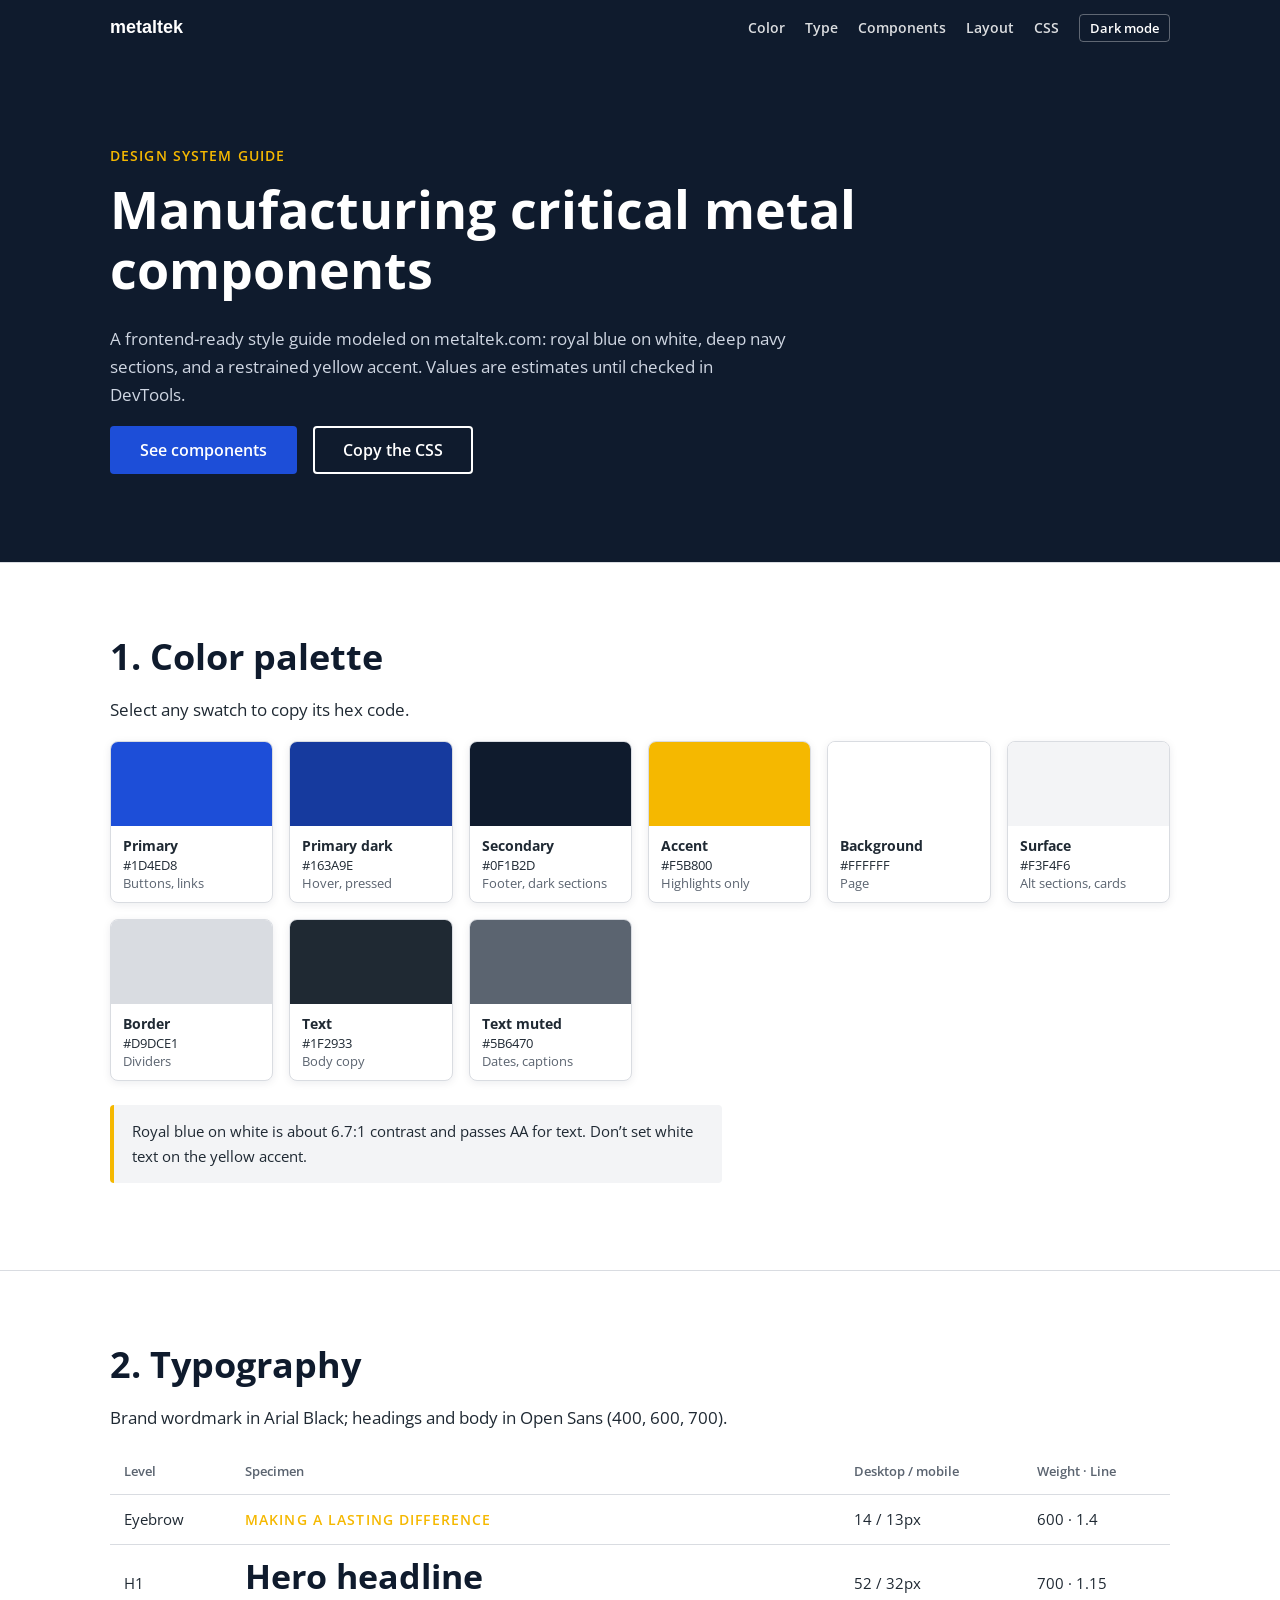
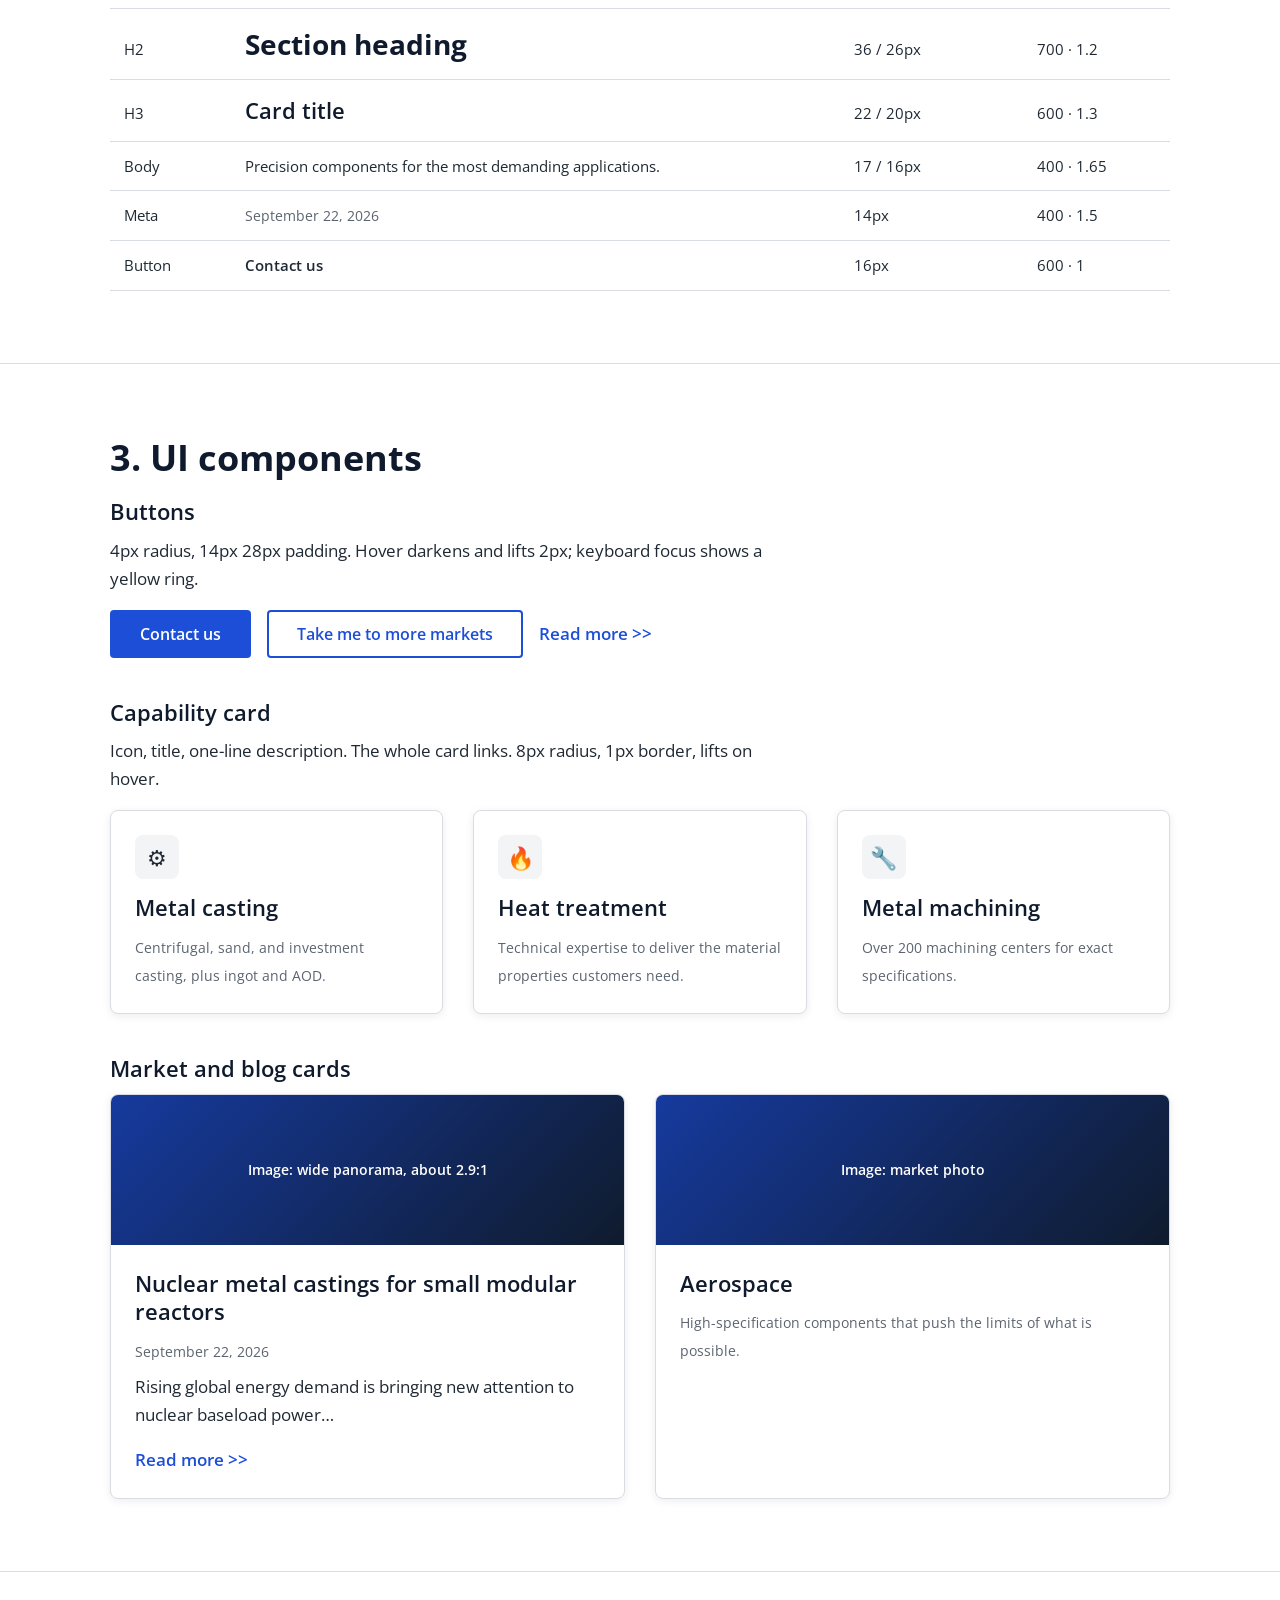
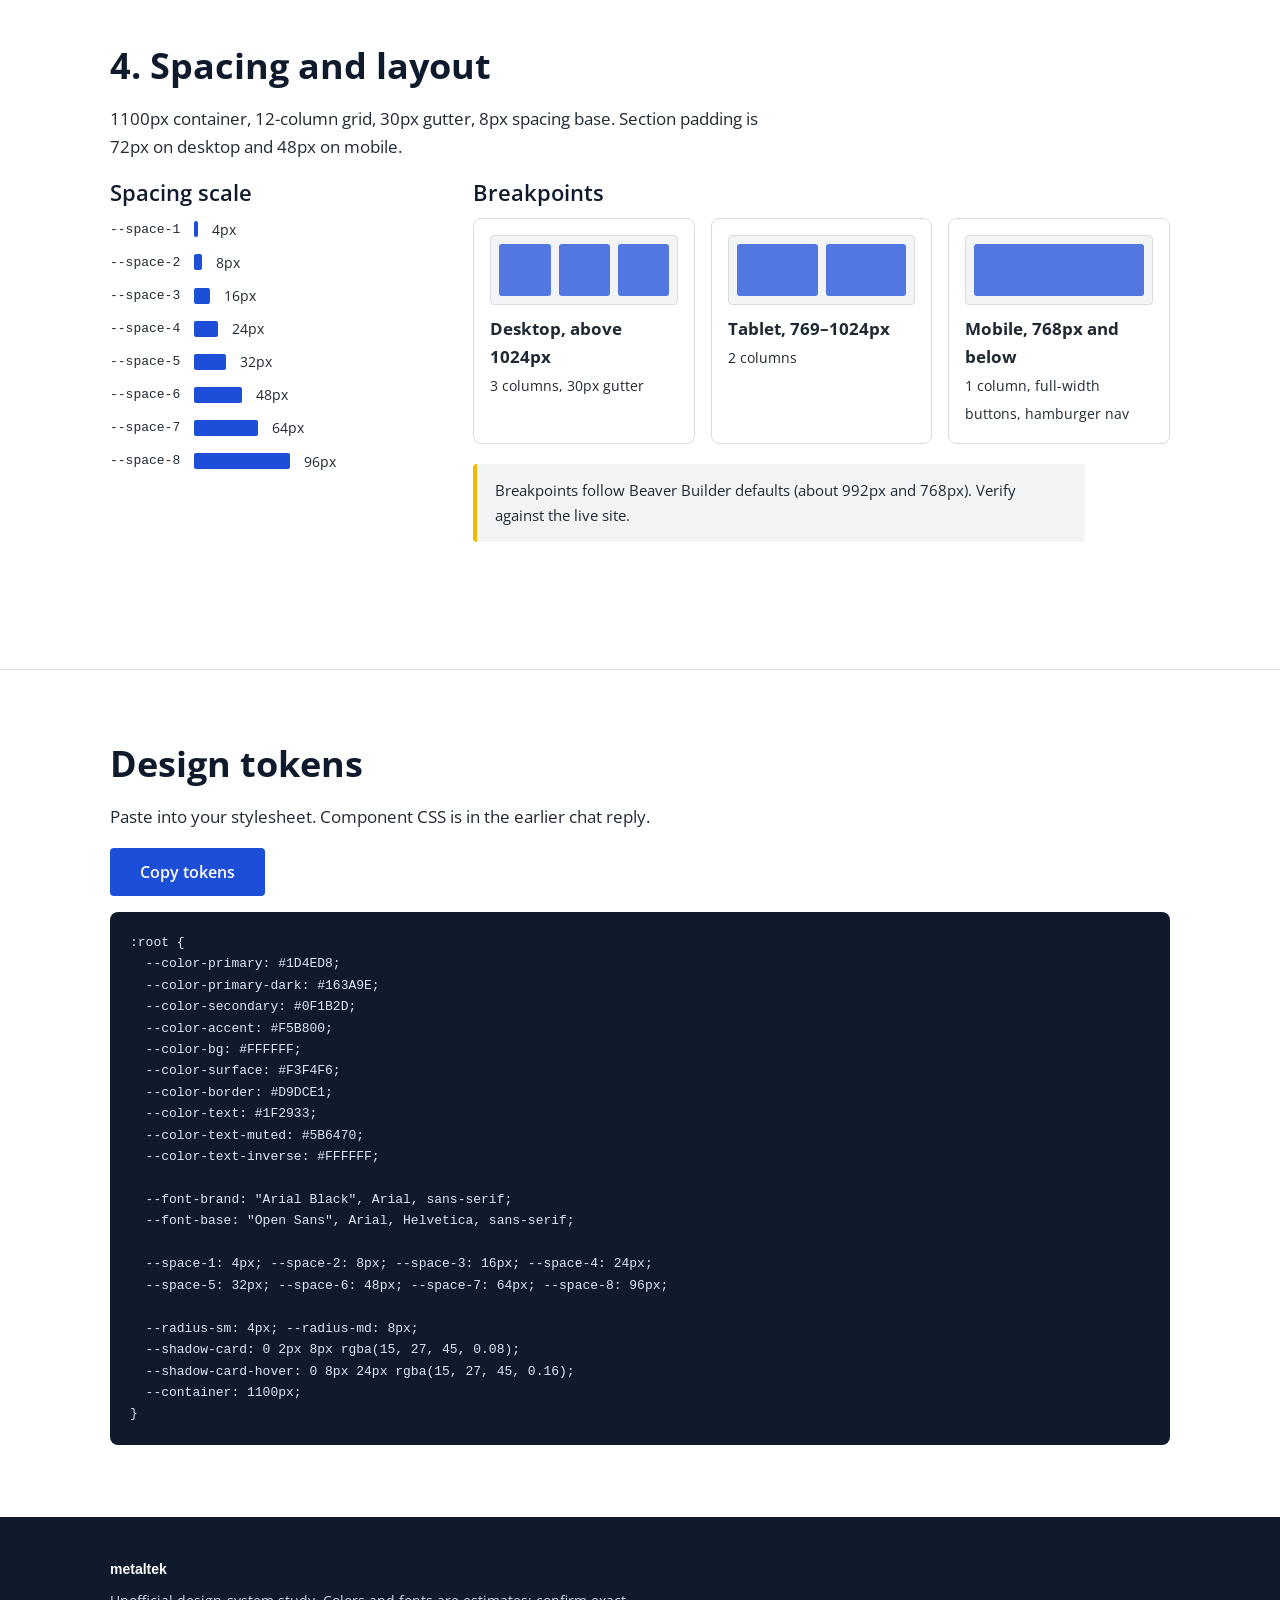
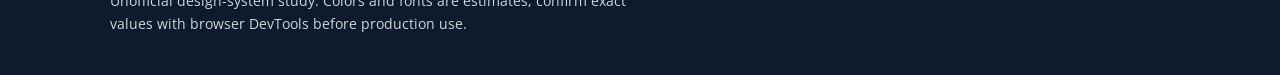
<file: public/assets/aistudio/MetalTek_Design_System_Guide_4435d0a2.html>
<!DOCTYPE html>
<html lang="en">
<head>
<meta charset="utf-8">
<meta name="viewport" content="width=device-width, initial-scale=1, viewport-fit=cover">
<title>MetalTek Design System Guide</title>
<link rel="preconnect" href="https://fonts.googleapis.com">
<link rel="preconnect" href="https://fonts.gstatic.com" crossorigin>
<link href="https://fonts.googleapis.com/css2?family=Open+Sans:wght@400;600;700&display=swap" rel="stylesheet">
<style>
:root{
  --primary:#1D4ED8;--primary-dark:#163A9E;--secondary:#0F1B2D;--accent:#F5B800;
  --surface:#F3F4F6;--border:#D9DCE1;--muted:#5B6470;
  --bg:#FFFFFF;--text:#1F2933;--card:#FFFFFF;--head:#0F1B2D;--link:#1D4ED8;
  --font:"Open Sans",Arial,Helvetica,sans-serif;--brand:"Arial Black",Arial,sans-serif;
  --shadow:0 2px 8px rgba(15,27,45,.08);--shadow-h:0 8px 24px rgba(15,27,45,.16);
  box-sizing:border-box;padding-top:env(safe-area-inset-top,0px);padding-bottom:env(safe-area-inset-bottom,0px);
}
@media (prefers-color-scheme:dark){:root:not([data-theme="light"]){--bg:#0B1220;--text:#E6E9EE;--card:#121B2D;--surface:#101A2C;--border:#26324A;--muted:#9AA4B2;--head:#FFFFFF;--link:#7FA2FF;--shadow:0 2px 8px rgba(0,0,0,.4);--shadow-h:0 8px 24px rgba(0,0,0,.6)}}
:root[data-theme="dark"]{--bg:#0B1220;--text:#E6E9EE;--card:#121B2D;--surface:#101A2C;--border:#26324A;--muted:#9AA4B2;--head:#FFFFFF;--link:#7FA2FF;--shadow:0 2px 8px rgba(0,0,0,.4);--shadow-h:0 8px 24px rgba(0,0,0,.6)}
html{scroll-padding-top:calc(72px + env(safe-area-inset-top,0px));scroll-behavior:smooth}
*{box-sizing:border-box}
body{margin:0;background:var(--bg);color:var(--text);font:400 17px/1.65 var(--font)}
h1,h2,h3{color:var(--head);margin:0 0 .5em}
h1{font-size:clamp(32px,5vw,52px);line-height:1.15;font-weight:700}
h2{font-size:clamp(26px,3vw,36px);line-height:1.2;font-weight:700}
h3{font-size:22px;line-height:1.3;font-weight:600}
p{margin:0 0 1em;max-width:68ch}
code,pre{font-family:ui-monospace,Menlo,Consolas,monospace;font-size:13px}
.wrap{max-width:1100px;margin:0 auto;padding:0 20px}
section{padding:72px 0;border-top:1px solid var(--border)}
header.top{position:sticky;top:env(safe-area-inset-top,0px);z-index:20;background:var(--secondary);color:#fff}
header.top .wrap{display:flex;align-items:center;gap:20px;height:56px;overflow-x:auto;white-space:nowrap}
header.top b{font-family:var(--brand);font-size:18px;margin-right:auto}
header.top a{color:#fff;opacity:.85;text-decoration:none;font-size:14px;font-weight:600}
header.top a:hover{opacity:1;text-decoration:underline}
header.top button{background:none;border:1px solid #ffffff55;color:#fff;border-radius:4px;padding:4px 10px;font:600 13px var(--font);cursor:pointer}
body::before{content:"";position:fixed;inset:0 0 auto;height:env(safe-area-inset-top,0px);background:var(--secondary);z-index:30}
.hero{background:var(--secondary);color:#fff;padding:88px 0;border:0}
.hero h1{color:#fff}.hero p{color:#cfd6e2}
.eyebrow{font-size:14px;font-weight:600;letter-spacing:.08em;text-transform:uppercase;color:var(--accent);margin-bottom:12px}
.btn{display:inline-block;padding:14px 28px;font:600 16px/1 var(--font);border-radius:4px;border:2px solid transparent;text-decoration:none;cursor:pointer;transition:background .2s,transform .2s,box-shadow .2s}
.btn.p{background:var(--primary);color:#fff}
.btn.p:hover{background:var(--primary-dark);transform:translateY(-2px);box-shadow:var(--shadow)}
.btn.o{border-color:var(--link);color:var(--link);background:transparent}
.btn.o:hover{background:var(--primary);border-color:var(--primary);color:#fff}
.btn:focus-visible,.sw:focus-visible,header.top button:focus-visible{outline:3px solid var(--accent);outline-offset:2px}
.row{display:flex;flex-wrap:wrap;gap:16px;align-items:center}
.grid{display:grid;gap:30px;grid-template-columns:repeat(3,1fr)}
.g2{grid-template-columns:repeat(2,1fr)}
.swatches{display:grid;gap:16px;grid-template-columns:repeat(auto-fill,minmax(160px,1fr))}
.sw{all:unset;cursor:pointer;border:1px solid var(--border);border-radius:8px;overflow:hidden;background:var(--card);box-shadow:var(--shadow)}
.sw i{display:block;height:84px}
.sw span{display:block;padding:10px 12px;font-size:13px;line-height:1.4}
.sw b{display:block;font-size:14px}
.sw em{font-style:normal;color:var(--muted)}
table{width:100%;border-collapse:collapse;font-size:15px}
th,td{text-align:left;padding:12px 14px;border-bottom:1px solid var(--border);vertical-align:baseline}
th{color:var(--muted);font-weight:600;font-size:13px}
.scroll{overflow-x:auto}
.card{background:var(--card);border:1px solid var(--border);border-radius:8px;box-shadow:var(--shadow);overflow:hidden;transition:box-shadow .25s,transform .25s}
.card:hover{box-shadow:var(--shadow-h);transform:translateY(-4px)}
.card .body{padding:24px}
.card .media{height:150px;background:linear-gradient(135deg,var(--primary-dark),var(--secondary));display:grid;place-items:center;color:#fff;font:600 14px var(--font)}
.card .ico{width:44px;height:44px;border-radius:8px;background:var(--surface);display:grid;place-items:center;font-size:22px;margin-bottom:14px}
.card small{color:var(--muted);font-size:14px}
.card a.more{color:var(--link);font-weight:600;text-decoration:none}
.card a.more:hover{text-decoration:underline}
.sp{display:flex;flex-direction:column;gap:10px}
.sp div{display:flex;align-items:center;gap:14px;font-size:14px}
.sp i{display:block;height:16px;background:var(--primary);border-radius:2px}
pre{background:var(--secondary);color:#dbe4f5;padding:20px;border-radius:8px;overflow-x:auto;margin:0}
.bp{display:grid;gap:16px;grid-template-columns:repeat(3,1fr)}
.bp div{border:1px solid var(--border);border-radius:8px;padding:16px;background:var(--card)}
.bp .m{height:70px;background:var(--surface);border-radius:4px;display:grid;gap:8px;padding:8px;margin-bottom:10px}
.bp .m s{background:var(--primary);border-radius:3px;opacity:.75}
.note{background:var(--surface);border-left:4px solid var(--accent);padding:14px 18px;border-radius:4px;font-size:15px}
#toast{position:fixed;left:50%;bottom:calc(24px + env(safe-area-inset-bottom,0px));transform:translate(-50%,20px);background:var(--secondary);color:#fff;padding:10px 18px;border-radius:4px;opacity:0;pointer-events:none;transition:.25s;font-size:14px;z-index:40}
#toast.on{opacity:1;transform:translate(-50%,0)}
footer{background:var(--secondary);color:#cfd6e2;padding:40px 0;font-size:14px}
@media (max-width:1024px){.grid{grid-template-columns:repeat(2,1fr)}}
@media (max-width:768px){body{font-size:16px}section{padding:48px 0}.grid,.g2,.bp{grid-template-columns:1fr}.btn{width:100%;text-align:center}.hero{padding:56px 0}}
@media (prefers-reduced-motion:reduce){*{transition:none!important;scroll-behavior:auto!important}}
</style>
</head>
<body>
<header class="top"><div class="wrap">
  <b>metaltek</b>
  <a href="#colors">Color</a><a href="#type">Type</a><a href="#components">Components</a><a href="#layout">Layout</a><a href="#code">CSS</a>
  <button id="theme" type="button">Dark mode</button>
</div></header>

<section class="hero"><div class="wrap">
  <div class="eyebrow">Design system guide</div>
  <h1>Manufacturing critical metal components</h1>
  <p>A frontend-ready style guide modeled on metaltek.com: royal blue on white, deep navy sections, and a restrained yellow accent. Values are estimates until checked in DevTools.</p>
  <div class="row"><a class="btn p" href="#components">See components</a><a class="btn o" href="#code" style="color:#fff;border-color:#fff">Copy the CSS</a></div>
</div></section>

<section id="colors"><div class="wrap">
  <h2>1. Color palette</h2>
  <p>Select any swatch to copy its hex code.</p>
  <div class="swatches" id="sw"></div>
  <p class="note" style="margin-top:24px">Royal blue on white is about 6.7:1 contrast and passes AA for text. Don’t set white text on the yellow accent.</p>
</div></section>

<section id="type"><div class="wrap">
  <h2>2. Typography</h2>
  <p>Brand wordmark in Arial Black; headings and body in Open Sans (400, 600, 700).</p>
  <div class="scroll"><table>
    <tr><th>Level</th><th>Specimen</th><th>Desktop / mobile</th><th>Weight · Line</th></tr>
    <tr><td>Eyebrow</td><td><span class="eyebrow" style="margin:0">Making a lasting difference</span></td><td>14 / 13px</td><td>600 · 1.4</td></tr>
    <tr><td>H1</td><td style="font-size:34px;font-weight:700;color:var(--head);line-height:1.15">Hero headline</td><td>52 / 32px</td><td>700 · 1.15</td></tr>
    <tr><td>H2</td><td style="font-size:28px;font-weight:700;color:var(--head)">Section heading</td><td>36 / 26px</td><td>700 · 1.2</td></tr>
    <tr><td>H3</td><td style="font-size:22px;font-weight:600;color:var(--head)">Card title</td><td>22 / 20px</td><td>600 · 1.3</td></tr>
    <tr><td>Body</td><td>Precision components for the most demanding applications.</td><td>17 / 16px</td><td>400 · 1.65</td></tr>
    <tr><td>Meta</td><td style="font-size:14px;color:var(--muted)">September 22, 2026</td><td>14px</td><td>400 · 1.5</td></tr>
    <tr><td>Button</td><td style="font-weight:600">Contact us</td><td>16px</td><td>600 · 1</td></tr>
  </table></div>
</div></section>

<section id="components"><div class="wrap">
  <h2>3. UI components</h2>
  <h3>Buttons</h3>
  <p>4px radius, 14px 28px padding. Hover darkens and lifts 2px; keyboard focus shows a yellow ring.</p>
  <div class="row" style="margin-bottom:40px"><a class="btn p" href="#components">Contact us</a><a class="btn o" href="#components">Take me to more markets</a><a class="card more" style="all:unset;color:var(--link);font-weight:600;cursor:pointer" href="#components">Read more &gt;&gt;</a></div>

  <h3>Capability card</h3>
  <p>Icon, title, one-line description. The whole card links. 8px radius, 1px border, lifts on hover.</p>
  <div class="grid" style="margin-bottom:40px">
    <a class="card" href="#components" style="text-decoration:none;color:inherit"><div class="body"><div class="ico">⚙</div><h3>Metal casting</h3><small>Centrifugal, sand, and investment casting, plus ingot and AOD.</small></div></a>
    <a class="card" href="#components" style="text-decoration:none;color:inherit"><div class="body"><div class="ico">🔥</div><h3>Heat treatment</h3><small>Technical expertise to deliver the material properties customers need.</small></div></a>
    <a class="card" href="#components" style="text-decoration:none;color:inherit"><div class="body"><div class="ico">🔧</div><h3>Metal machining</h3><small>Over 200 machining centers for exact specifications.</small></div></a>
  </div>

  <h3>Market and blog cards</h3>
  <div class="grid g2">
    <div class="card"><div class="media">Image: wide panorama, about 2.9:1</div><div class="body"><h3>Nuclear metal castings for small modular reactors</h3><small>September 22, 2026</small><p style="margin-top:8px">Rising global energy demand is bringing new attention to nuclear baseload power…</p><a class="more" href="#components">Read more &gt;&gt;</a></div></div>
    <div class="card"><div class="media">Image: market photo</div><div class="body"><h3>Aerospace</h3><small>High-specification components that push the limits of what is possible.</small></div></div>
  </div>
</div></section>

<section id="layout"><div class="wrap">
  <h2>4. Spacing and layout</h2>
  <p>1100px container, 12-column grid, 30px gutter, 8px spacing base. Section padding is 72px on desktop and 48px on mobile.</p>
  <div class="grid" style="margin-bottom:40px">
    <div><h3>Spacing scale</h3><div class="sp" id="sp"></div></div>
    <div style="grid-column:span 2"><h3>Breakpoints</h3>
      <div class="bp">
        <div><div class="m" style="grid-template-columns:repeat(3,1fr)"><s></s><s></s><s></s></div><b>Desktop, above 1024px</b><br><small>3 columns, 30px gutter</small></div>
        <div><div class="m" style="grid-template-columns:repeat(2,1fr)"><s></s><s></s></div><b>Tablet, 769–1024px</b><br><small>2 columns</small></div>
        <div><div class="m" style="grid-template-columns:1fr"><s></s></div><b>Mobile, 768px and below</b><br><small>1 column, full-width buttons, hamburger nav</small></div>
      </div>
      <p class="note" style="margin-top:20px">Breakpoints follow Beaver Builder defaults (about 992px and 768px). Verify against the live site.</p>
    </div>
  </div>
</div></section>

<section id="code"><div class="wrap">
  <h2>Design tokens</h2>
  <p>Paste into your stylesheet. Component CSS is in the earlier chat reply.</p>
  <div class="row" style="margin-bottom:16px"><button class="btn p" id="copy" type="button">Copy tokens</button></div>
<pre id="tok">:root {
  --color-primary: #1D4ED8;
  --color-primary-dark: #163A9E;
  --color-secondary: #0F1B2D;
  --color-accent: #F5B800;
  --color-bg: #FFFFFF;
  --color-surface: #F3F4F6;
  --color-border: #D9DCE1;
  --color-text: #1F2933;
  --color-text-muted: #5B6470;
  --color-text-inverse: #FFFFFF;

  --font-brand: "Arial Black", Arial, sans-serif;
  --font-base: "Open Sans", Arial, Helvetica, sans-serif;

  --space-1: 4px; --space-2: 8px; --space-3: 16px; --space-4: 24px;
  --space-5: 32px; --space-6: 48px; --space-7: 64px; --space-8: 96px;

  --radius-sm: 4px; --radius-md: 8px;
  --shadow-card: 0 2px 8px rgba(15, 27, 45, 0.08);
  --shadow-card-hover: 0 8px 24px rgba(15, 27, 45, 0.16);
  --container: 1100px;
}</pre>
</div></section>

<footer><div class="wrap"><b style="font-family:var(--brand);color:#fff">metaltek</b><p style="margin:8px 0 0">Unofficial design-system study. Colors and fonts are estimates; confirm exact values with browser DevTools before production use.</p></div></footer>
<div id="toast" role="status"></div>

<script>
var colors=[
["Primary","#1D4ED8","Buttons, links"],["Primary dark","#163A9E","Hover, pressed"],
["Secondary","#0F1B2D","Footer, dark sections"],["Accent","#F5B800","Highlights only"],
["Background","#FFFFFF","Page"],["Surface","#F3F4F6","Alt sections, cards"],
["Border","#D9DCE1","Dividers"],["Text","#1F2933","Body copy"],["Text muted","#5B6470","Dates, captions"]];
var sw=document.getElementById("sw");
colors.forEach(function(c){
  var b=document.createElement("button");b.type="button";b.className="sw";
  b.innerHTML='<i style="background:'+c[1]+'"></i><span><b>'+c[0]+'</b>'+c[1]+'<br><em>'+c[2]+'</em></span>';
  b.onclick=function(){copy(c[1])};sw.appendChild(b);
});
var sp=document.getElementById("sp");
[4,8,16,24,32,48,64,96].forEach(function(n,i){
  var d=document.createElement("div");d.innerHTML='<code>--space-'+(i+1)+'</code><i style="width:'+n+'px"></i>'+n+'px';sp.appendChild(d);
});
var t=document.getElementById("toast"),tm;
function toast(m){t.textContent=m;t.classList.add("on");clearTimeout(tm);tm=setTimeout(function(){t.classList.remove("on")},1600)}
function copy(s){
  var done=function(){toast("Copied "+(s.length<12?s:"tokens"))};
  try{navigator.clipboard.writeText(s).then(done,fallback)}catch(e){fallback()}
  function fallback(){var a=document.createElement("textarea");a.value=s;document.body.appendChild(a);a.select();try{document.execCommand("copy");done()}catch(e){toast("Copy failed. Select the text manually.")}a.remove()}
}
document.getElementById("copy").onclick=function(){copy(document.getElementById("tok").textContent)};
var th=document.getElementById("theme"),root=document.documentElement;
th.onclick=function(){
  var dark=root.getAttribute("data-theme")==="dark"||(!root.getAttribute("data-theme")&&matchMedia("(prefers-color-scheme: dark)").matches);
  root.setAttribute("data-theme",dark?"light":"dark");th.textContent=dark?"Dark mode":"Light mode";
};
</script>
</body>
</html>
</file>
